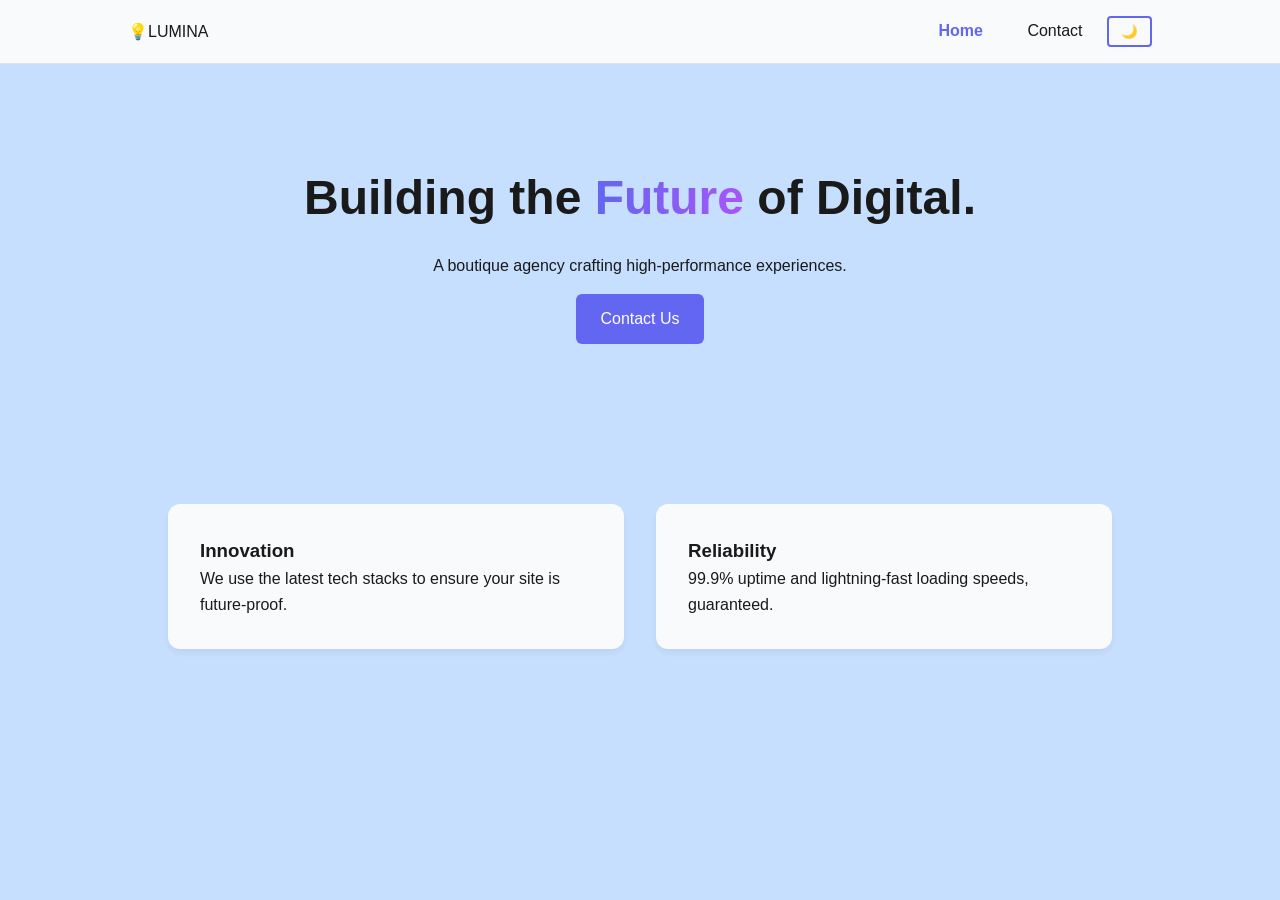
<file: index.html>
<!DOCTYPE html>
<html lang="en">
    <head>
        <meta charset="UTF-8">
        <meta name="viewport" content="width=device-width, initial-scale=1.0">
        <title>Lumina | Home</title>
        <link rel="stylesheet" href="style.css"> 
    </head>
<body>

    <nav>
        <div class="logo">💡LUMINA</div>
        <div class="nav-links">
            <a href="index.html" class="active">Home</a>
            <a href="contact.html">Contact</a>
            <button id="theme-toggle">🌓</button>
        </div>
    </nav>

    <header class="hero">
        <h1>Building the <span class="gradient-text">Future</span> of Digital.</h1>
        <p>A boutique agency crafting high-performance experiences.</p>
        <a href="contact.html" class="cta-button">Contact Us</a>
    </header>

    <section class="container">
        <div class="grid">
            <div class="glass-card">
                <h3>Innovation</h3>
                <p>We use the latest tech stacks to ensure your site is future-proof.</p>
            </div>
            <div class="glass-card">
                <h3>Reliability</h3>
                <p>99.9% uptime and lightning-fast loading speeds, guaranteed.</p>
            </div>
        </div>
    </section>

    <script src="script.js"></script>
</body>
</html>
</file>
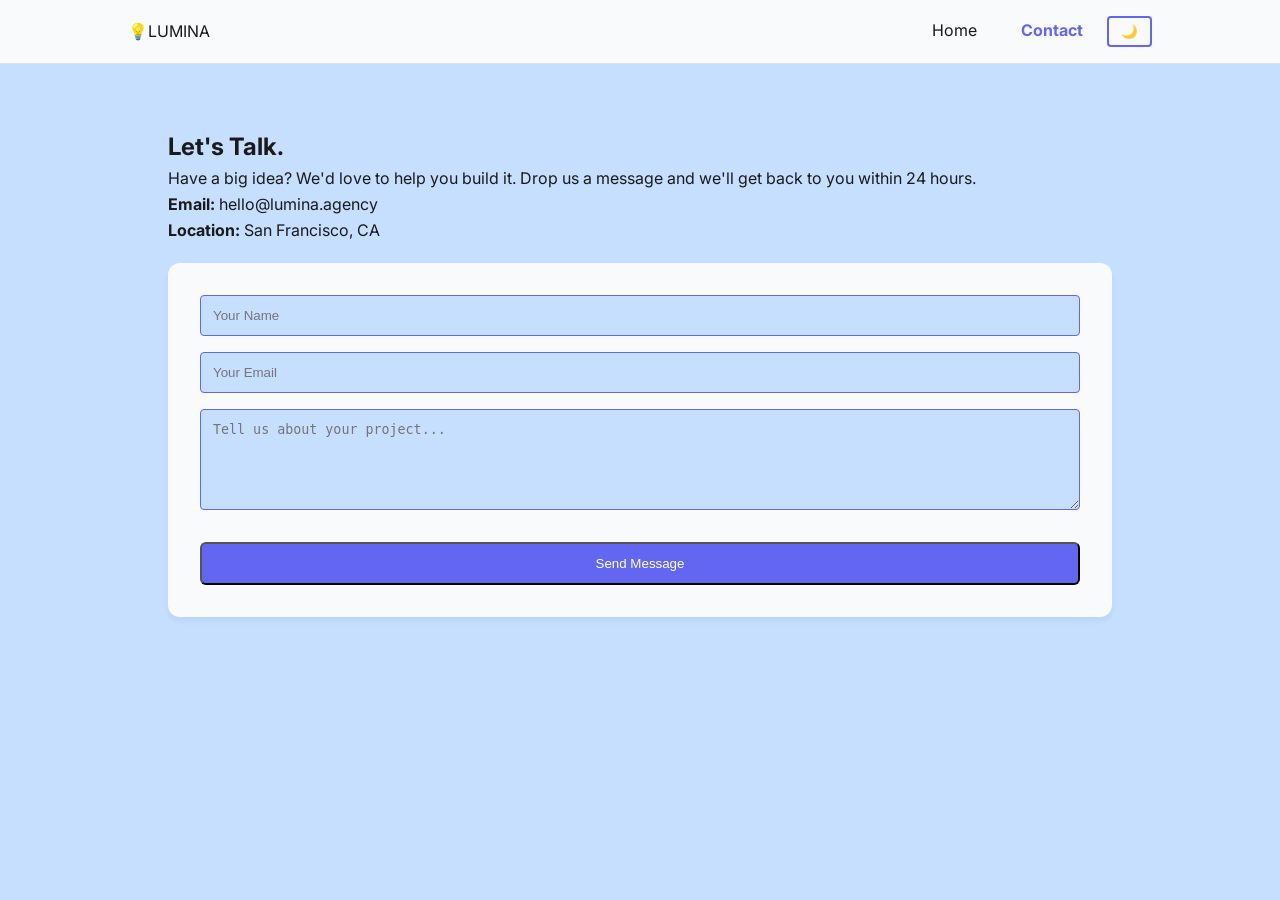
<file: contact.html>
<!DOCTYPE html>
<html lang="en">
<head>
    <meta charset="UTF-8">
    <meta name="viewport" content="width=device-width, initial-scale=1.0">
    <title>Lumina | Contact Us</title>
    <link rel="stylesheet" href="style.css">
    <link href="https://fonts.googleapis.com/css2?family=Inter:wght@300;400;600&display=swap" rel="stylesheet">
</head>
<body>

    <nav>
        <div class="logo">💡LUMINA</div>
        <div class="nav-links">
            <a href="index.html">Home</a>
            <a href="contact.html" class="active">Contact</a>
            <button id="theme-toggle">🌓</button>
        </div>
    </nav>

    <section class="container">
        <div class="contact-wrapper">
            <div class="contact-info">
                <h2>Let's Talk.</h2>
                <p>Have a big idea? We'd love to help you build it. Drop us a message and we'll get back to you within 24 hours.</p>
                <div class="details">
                    <p><strong>Email:</strong> hello@lumina.agency</p>
                    <p><strong>Location:</strong> San Francisco, CA</p>
                </div>
            </div>

            <form class="glass-card contact-form">
                <input type="text" placeholder="Your Name" required>
                <input type="email" placeholder="Your Email" required>
                <textarea placeholder="Tell us about your project..." rows="5"></textarea>
                <button type="submit" class="cta-button">Send Message</button>
            </form>
        </div>
    </section>

    <script src="script.js"></script>
</body>
</html>
</file>
<file: style.css>
/* 1. Variables - Ensure these are at the very top */
:root {
    --bg: #c6dfff;
    --text: #1a1a1a;
    --accent: #6366f1;
    --card-bg: #f8fafc;
}

/* Dark Mode Overrides */
body.dark-mode {
    --bg: #0f172a;
    --text: #f8fafc;
    --accent: #818cf8;
    --card-bg: #1e293b;
}

/* 2. Reset & Base Styles */
* {
    box-sizing: border-box;
    margin: 0;
    padding: 0;
}

body {
    font-family: 'Inter', sans-serif;
    background-color: var(--bg);
    color: var(--text);
    transition: background 0.3s ease;
    line-height: 1.6;
}

/* 3. Navigation */
nav {
    display: flex;
    justify-content: space-between;
    align-items: center;
    padding: 1rem 10%;
    background: var(--card-bg);
    border-bottom: 1px solid rgba(0,0,0,0.1);
}

.nav-links a {
    margin: 0 20px;
    text-decoration: none;
    color: var(--text);
}

.nav-links a.active {
    color: var(--accent);
    font-weight: bold;
}

/* 4. Layout Containers */
.container {
    padding: 4rem 10%;
    max-width: 1200px;
    margin: 0 auto;
}

.hero {
    text-align: center;
    padding: 6rem 10%;
}

h1 { font-size: 3rem; margin-bottom: 1rem; }

.gradient-text {
    background: linear-gradient(90deg, #6366f1, #a855f7);
    -webkit-background-clip: text;
    -webkit-text-fill-color: transparent;
}

/* 5. Components */
.grid {
    display: grid;
    grid-template-columns: repeat(auto-fit, minmax(300px, 1fr));
    gap: 2rem;
}

.glass-card {
    background: var(--card-bg);
    padding: 2rem;
    border-radius: 12px;
    box-shadow: 0 4px 6px rgba(0,0,0,0.05);
}

.cta-button {
    display: inline-block;
    background: var(--accent);
    color: white;
    padding: 12px 24px;
    border-radius: 6px;
    text-decoration: none;
    margin-top: 1rem;
}

#theme-toggle {
    background: var(--card-bg);
    border: 2px solid var(--accent);
    color: var(--accent);
    padding: 6px 12px;
    border-radius: 4px;
    cursor: pointer;
}

/* 6. Form Styles */
.contact-form {
    display: flex;
    flex-direction: column;
    gap: 1rem;
}

.contact-info {
    margin-bottom: 20px;
}

.contact-form input, .contact-form textarea {
    padding: 12px;
    border: 1px solid var(--accent);
    background-color: var(--bg);
    border-radius: 4px;
}
</file>
